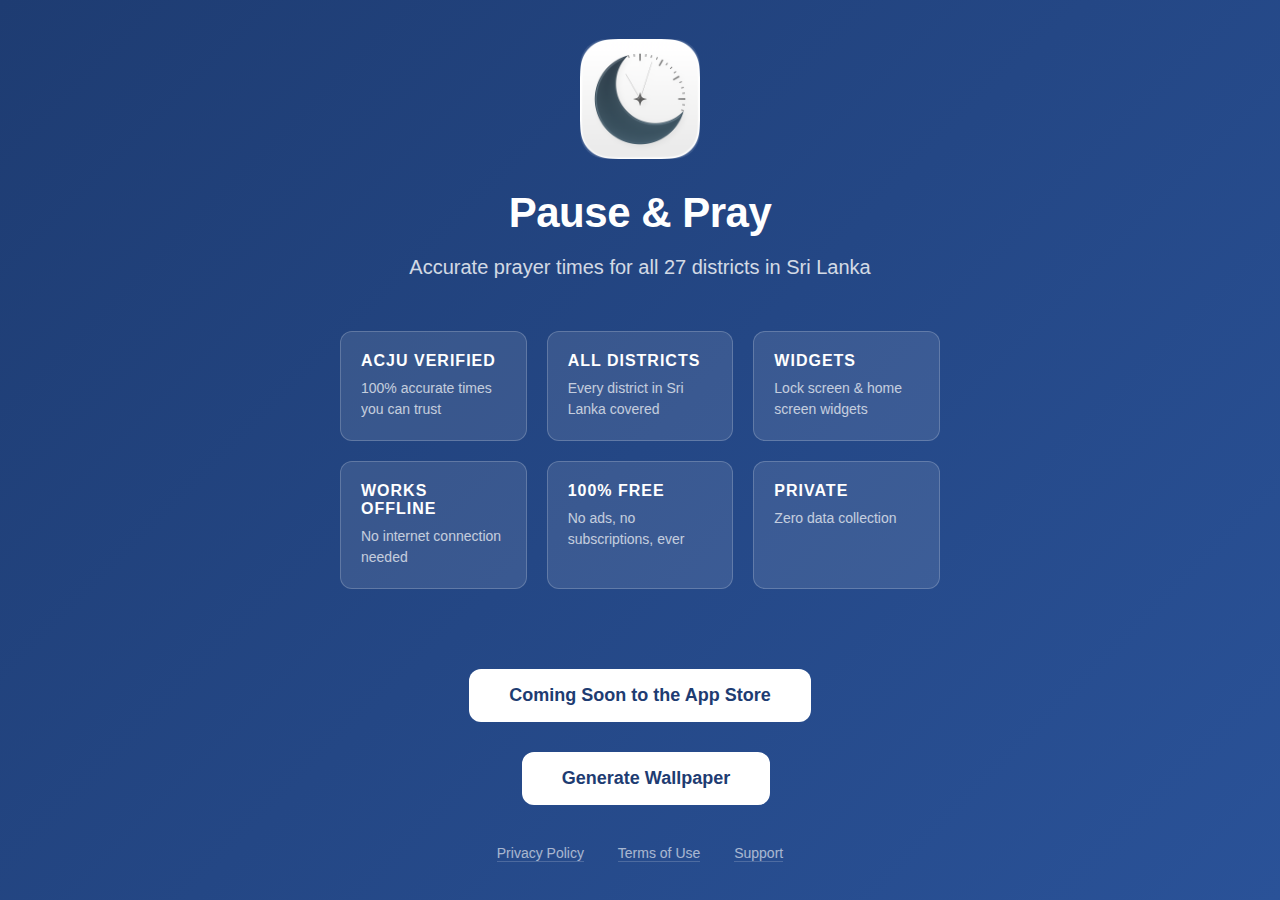
<file: index.html>
<!DOCTYPE html>
<html lang="en">
<head>
    <meta charset="UTF-8">
    <meta name="viewport" content="width=device-width, initial-scale=1.0">
    <title>Pause & Pray - Prayer Times for Sri Lanka</title>
    <style>
        * {
            margin: 0;
            padding: 0;
            box-sizing: border-box;
        }
        
        body {
            font-family: -apple-system, BlinkMacSystemFont, 'Segoe UI', Roboto, sans-serif;
            background: linear-gradient(135deg, #1e3c72 0%, #2a5298 100%);
            color: white;
            min-height: 100vh;
            display: flex;
            align-items: center;
            justify-content: center;
            padding: 20px;
        }
        
        .container {
            max-width: 600px;
            text-align: center;
        }
        
        .icon {
            width: 120px;
            height: 120px;
            margin: 0 auto 30px;
            background: rgba(255, 255, 255, 0.1);
            border-radius: 26px;
            display: flex;
            align-items: center;
            justify-content: center;
            font-size: 60px;
        }
        
        h1 {
            font-size: 42px;
            font-weight: 700;
            margin-bottom: 16px;
            letter-spacing: -0.5px;
        }
        
        .subtitle {
            font-size: 20px;
            font-weight: 400;
            opacity: 0.8;
            margin-bottom: 40px;
            line-height: 1.4;
        }
        
        .features {
            display: grid;
            grid-template-columns: repeat(auto-fit, minmax(150px, 1fr));
            gap: 20px;
            margin: 50px 0;
            text-align: left;
        }
        
        .feature {
            background: rgba(255, 255, 255, 0.1);
            padding: 20px;
            border-radius: 12px;
            border: 1px solid rgba(255, 255, 255, 0.2);
        }
        
        .feature h3 {
            font-size: 16px;
            font-weight: 600;
            margin-bottom: 8px;
            letter-spacing: 1px;
            text-transform: uppercase;
        }
        
        .feature p {
            font-size: 14px;
            opacity: 0.7;
            line-height: 1.5;
        }
        
        .download-btn {
            display: inline-block;
            background: white;
            color: #1e3c72;
            padding: 16px 40px;
            border-radius: 12px;
            text-decoration: none;
            font-weight: 600;
            font-size: 18px;
            margin-top: 30px;
            transition: transform 0.2s;
        }
        
        .download-btn:hover {
            transform: translateY(-2px);
        }
        
        .links {
            margin-top: 40px;
            font-size: 14px;
            opacity: 0.6;
        }
        
        .links a {
            color: white;
            text-decoration: none;
            margin: 0 15px;
            border-bottom: 1px solid rgba(255, 255, 255, 0.3);
        }
        
        .links a:hover {
            opacity: 1;
            border-bottom-color: white;
        }
        
        @media (max-width: 600px) {
            h1 {
                font-size: 32px;
            }
            
            .subtitle {
                font-size: 18px;
            }
            
            .features {
                grid-template-columns: 1fr;
            }
        }
    </style>
</head>
<body>
    <div class="container">
        <div class="icon">
    <img src="assets/app-icon.png" alt="Pause & Pray App Icon" style="width: 100%; height: 100%; border-radius: 26px;">
</div>
        
        <h1>Pause & Pray</h1>
        <p class="subtitle">Accurate prayer times for all 27 districts in Sri Lanka</p>
        
        <div class="features">
            <div class="feature">
                <h3>ACJU Verified</h3>
                <p>100% accurate times you can trust</p>
            </div>
            
            <div class="feature">
                <h3>All Districts</h3>
                <p>Every district in Sri Lanka covered</p>
            </div>
            
            <div class="feature">
                <h3>Widgets</h3>
                <p>Lock screen & home screen widgets</p>
            </div>
            
            <div class="feature">
                <h3>Works Offline</h3>
                <p>No internet connection needed</p>
            </div>
            
            <div class="feature">
                <h3>100% Free</h3>
                <p>No ads, no subscriptions, ever</p>
            </div>
            
            <div class="feature">
                <h3>Private</h3>
                <p>Zero data collection</p>
            </div>
        </div>

        <a href="#" class="download-btn" style="cursor: default;">Coming Soon to the App Store</a>
<a href="wallpaper/" class="download-btn" style="margin-left: 12px;">Generate Wallpaper</a>
        
        <div class="links">
            <a href="https://github.com/abdullaha6/pause-pray/blob/main/privacy-policy.md">Privacy Policy</a>
            <a href="https://www.apple.com/legal/internet-services/itunes/dev/stdeula/">Terms of Use</a>
            <a href="mailto:abdullaha6@gmail.com">Support</a>
        </div>
    </div>
</body>
</html>
</file>
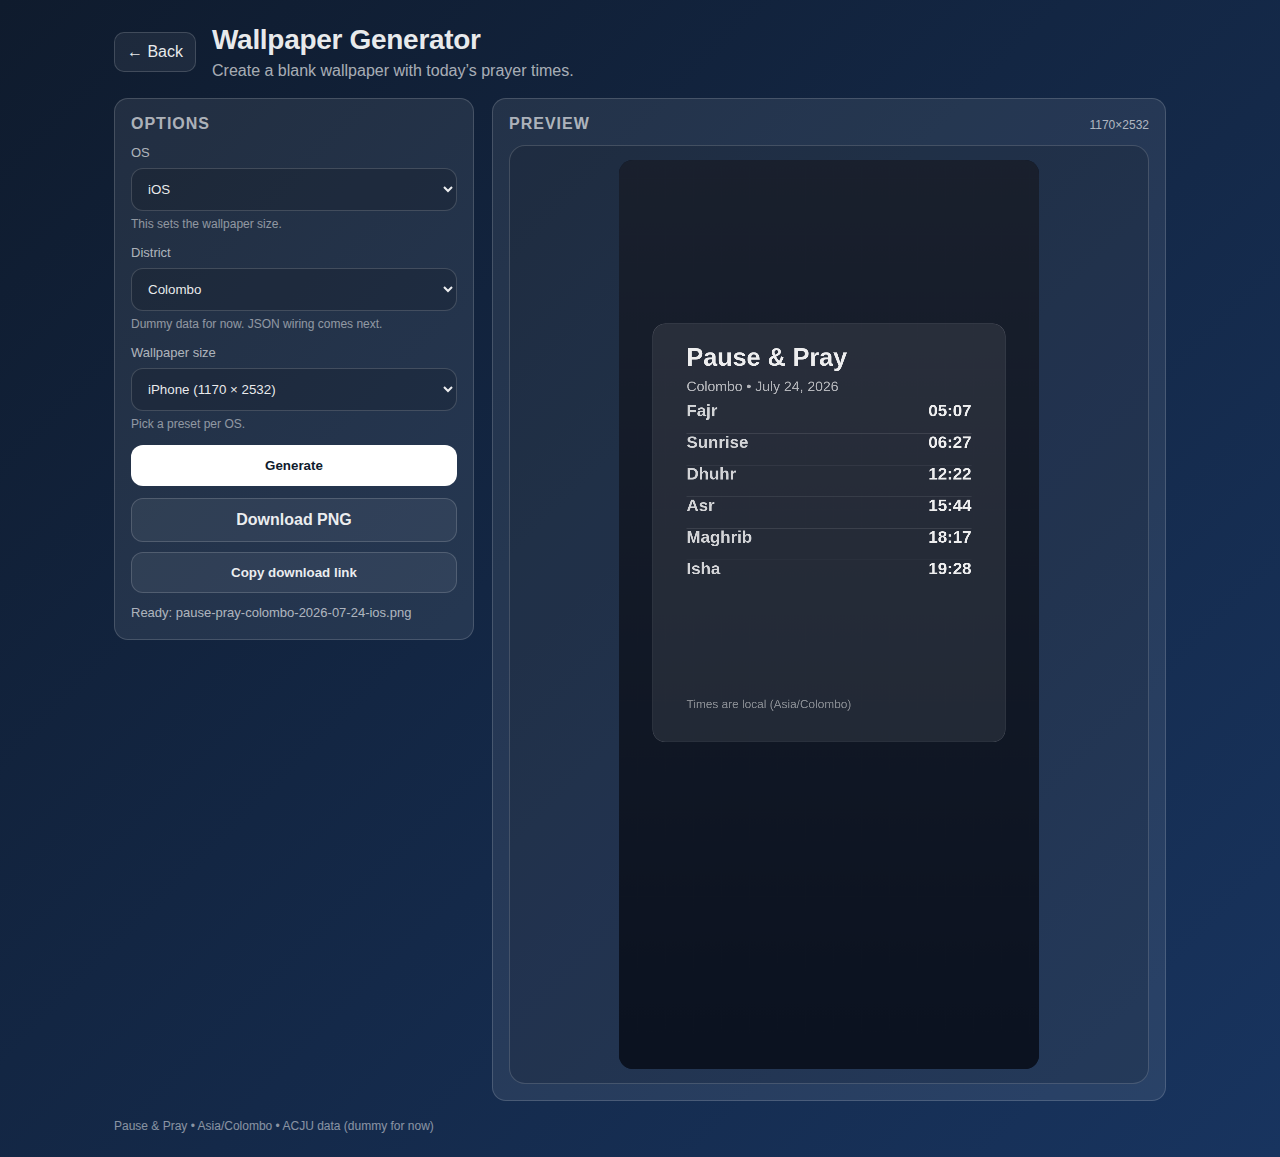
<file: wallpaper/index.html>
<!DOCTYPE html>
<html lang="en">
<head>
  <meta charset="UTF-8" />
  <meta name="viewport" content="width=device-width, initial-scale=1.0" />
  <title>Pause & Pray Wallpaper Generator</title>
  <link rel="stylesheet" href="wallpaper.css" />
</head>
<body>
  <div class="wrap">
    <header class="top">
      <a class="back" href="../">← Back</a>
      <div class="title">
        <h1>Wallpaper Generator</h1>
        <p>Create a blank wallpaper with today’s prayer times.</p>
      </div>
    </header>

    <main class="grid">
      <section class="panel">
        <h2>Options</h2>

        <div class="field">
          <label for="os">OS</label>
          <select id="os">
            <option value="ios">iOS</option>
            <option value="android">Android</option>
          </select>
          <div class="hint">This sets the wallpaper size.</div>
        </div>

        <div class="field">
          <label for="district">District</label>
          <select id="district"></select>
          <div class="hint">Dummy data for now. JSON wiring comes next.</div>
        </div>

        <div class="field">
          <label for="size">Wallpaper size</label>
          <select id="size"></select>
          <div class="hint">Pick a preset per OS.</div>
        </div>

        <button id="generate" class="primary">Generate</button>

        <div class="actions">
          <a id="download" class="download disabled" href="#" download>Download PNG</a>
          <button id="copyLink" class="secondary" disabled>Copy download link</button>
        </div>

        <div id="status" class="status" aria-live="polite"></div>
      </section>

      <section class="preview">
        <div class="previewHeader">
          <h2>Preview</h2>
          <div class="meta" id="previewMeta"></div>
        </div>

        <div class="canvasShell">
          <canvas id="canvas" width="1170" height="2532"></canvas>
        </div>
      </section>
    </main>

    <footer class="foot">
      <div class="small">
        Pause & Pray • Asia/Colombo • ACJU data (dummy for now)
      </div>
    </footer>
  </div>

  <script src="wallpaper.js"></script>
</body>
</html>
</file>
<file: wallpaper/wallpaper.css>
* { box-sizing: border-box; margin: 0; padding: 0; }

:root {
  --bg1: #0f1b2d;
  --bg2: #18345f;
  --panel: rgba(255,255,255,0.08);
  --stroke: rgba(255,255,255,0.16);
  --text: rgba(255,255,255,0.92);
  --muted: rgba(255,255,255,0.65);
  --muted2: rgba(255,255,255,0.5);
  --btn: #ffffff;
  --btnText: #0f1b2d;
}

body {
  font-family: -apple-system, BlinkMacSystemFont, "Segoe UI", Roboto, sans-serif;
  color: var(--text);
  background: linear-gradient(135deg, var(--bg1) 0%, var(--bg2) 100%);
  min-height: 100vh;
}

.wrap {
  max-width: 1100px;
  margin: 0 auto;
  padding: 24px;
}

.top {
  display: flex;
  gap: 16px;
  align-items: center;
  margin-bottom: 18px;
}

.back {
  color: var(--text);
  text-decoration: none;
  padding: 10px 12px;
  border: 1px solid var(--stroke);
  border-radius: 10px;
  background: rgba(255,255,255,0.06);
}

.title h1 {
  font-size: 28px;
  letter-spacing: -0.3px;
}

.title p {
  margin-top: 6px;
  color: var(--muted);
}

.grid {
  display: grid;
  grid-template-columns: 360px 1fr;
  gap: 18px;
  align-items: start;
}

.panel {
  background: var(--panel);
  border: 1px solid var(--stroke);
  border-radius: 14px;
  padding: 16px;
}

.panel h2 {
  font-size: 16px;
  text-transform: uppercase;
  letter-spacing: 1px;
  color: var(--muted);
  margin-bottom: 12px;
}

.field { margin-bottom: 14px; }
label { display: block; font-size: 13px; color: var(--muted); margin-bottom: 8px; }

select {
  width: 100%;
  border-radius: 12px;
  padding: 12px 12px;
  border: 1px solid var(--stroke);
  background: rgba(0,0,0,0.14);
  color: var(--text);
  outline: none;
}

.hint {
  margin-top: 6px;
  font-size: 12px;
  color: var(--muted2);
}

button, .download {
  width: 100%;
  border-radius: 12px;
  padding: 12px 14px;
  border: 1px solid var(--stroke);
  font-weight: 700;
  cursor: pointer;
}

.primary {
  background: var(--btn);
  color: var(--btnText);
  border-color: transparent;
}

.secondary {
  background: rgba(255,255,255,0.06);
  color: var(--text);
}

.actions {
  margin-top: 12px;
  display: grid;
  grid-template-columns: 1fr;
  gap: 10px;
}

.download {
  display: inline-block;
  text-align: center;
  text-decoration: none;
  background: rgba(255,255,255,0.06);
  color: var(--text);
}

.disabled {
  opacity: 0.45;
  pointer-events: none;
}

.status {
  margin-top: 12px;
  font-size: 13px;
  color: var(--muted);
  min-height: 18px;
}

.preview {
  background: var(--panel);
  border: 1px solid var(--stroke);
  border-radius: 14px;
  padding: 16px;
}

.previewHeader {
  display: flex;
  justify-content: space-between;
  align-items: baseline;
  margin-bottom: 12px;
}

.previewHeader h2 {
  font-size: 16px;
  text-transform: uppercase;
  letter-spacing: 1px;
  color: var(--muted);
}

.meta {
  font-size: 12px;
  color: var(--muted);
  text-align: right;
}

.canvasShell {
  border-radius: 16px;
  border: 1px solid var(--stroke);
  background: rgba(0,0,0,0.12);
  padding: 14px;
  display: flex;
  justify-content: center;
}

canvas {
  width: min(420px, 100%);
  height: auto;
  border-radius: 14px;
  background: #0b1220;
}

.foot {
  margin-top: 18px;
  color: var(--muted2);
  font-size: 12px;
}

@media (max-width: 900px) {
  .grid { grid-template-columns: 1fr; }
  .canvasShell { justify-content: flex-start; }
}
</file>
